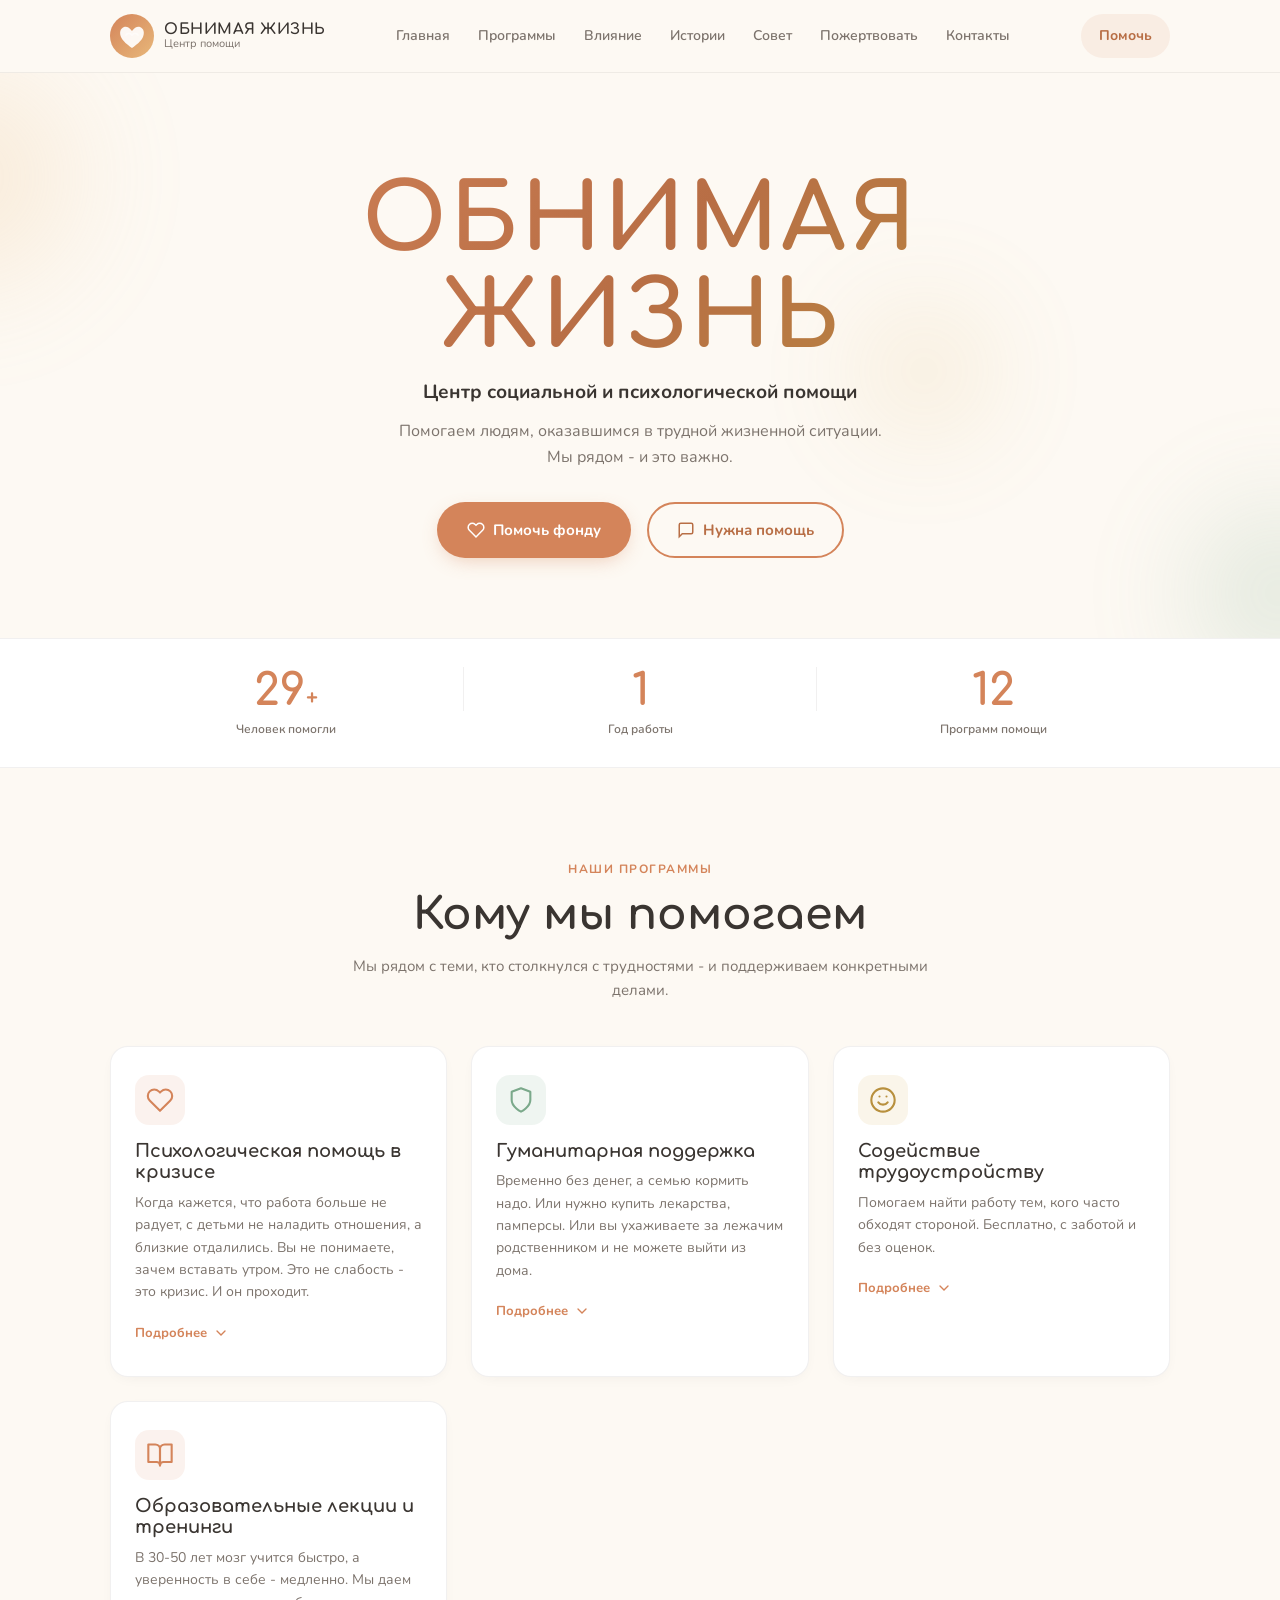
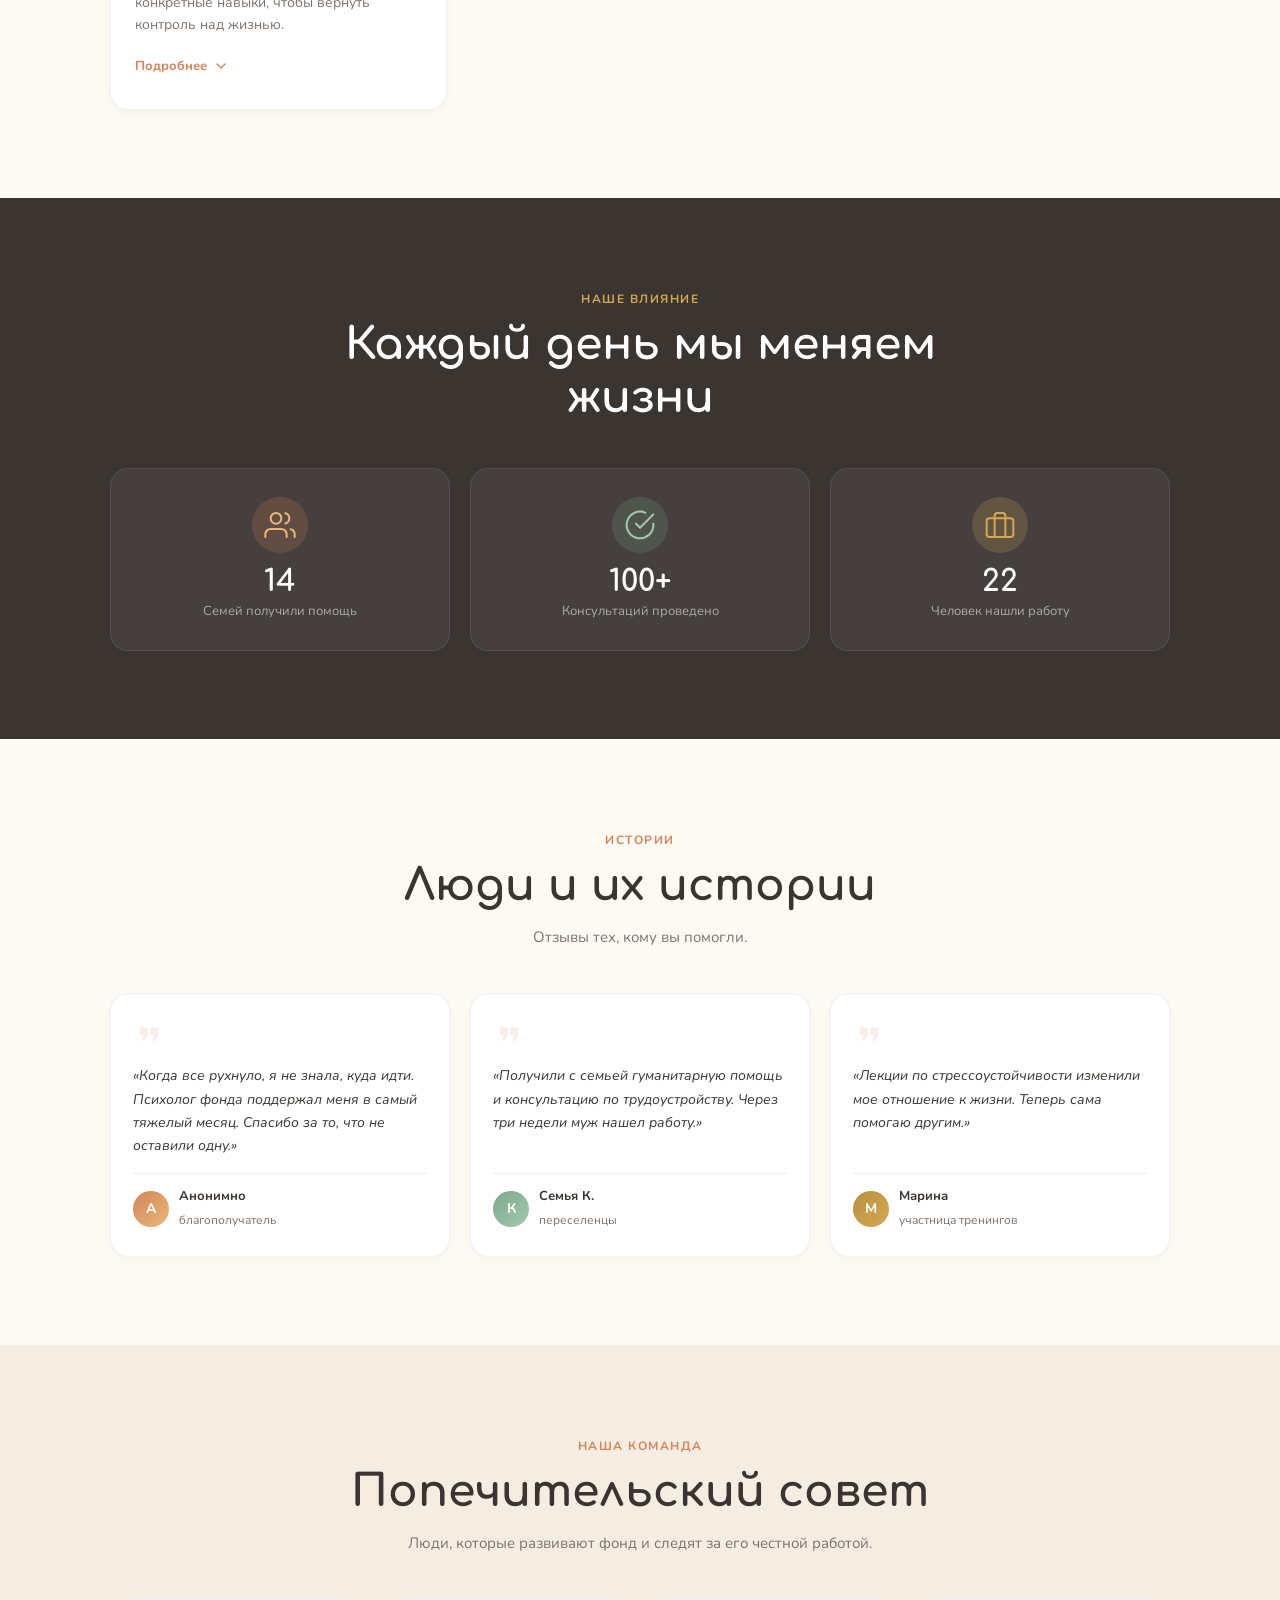
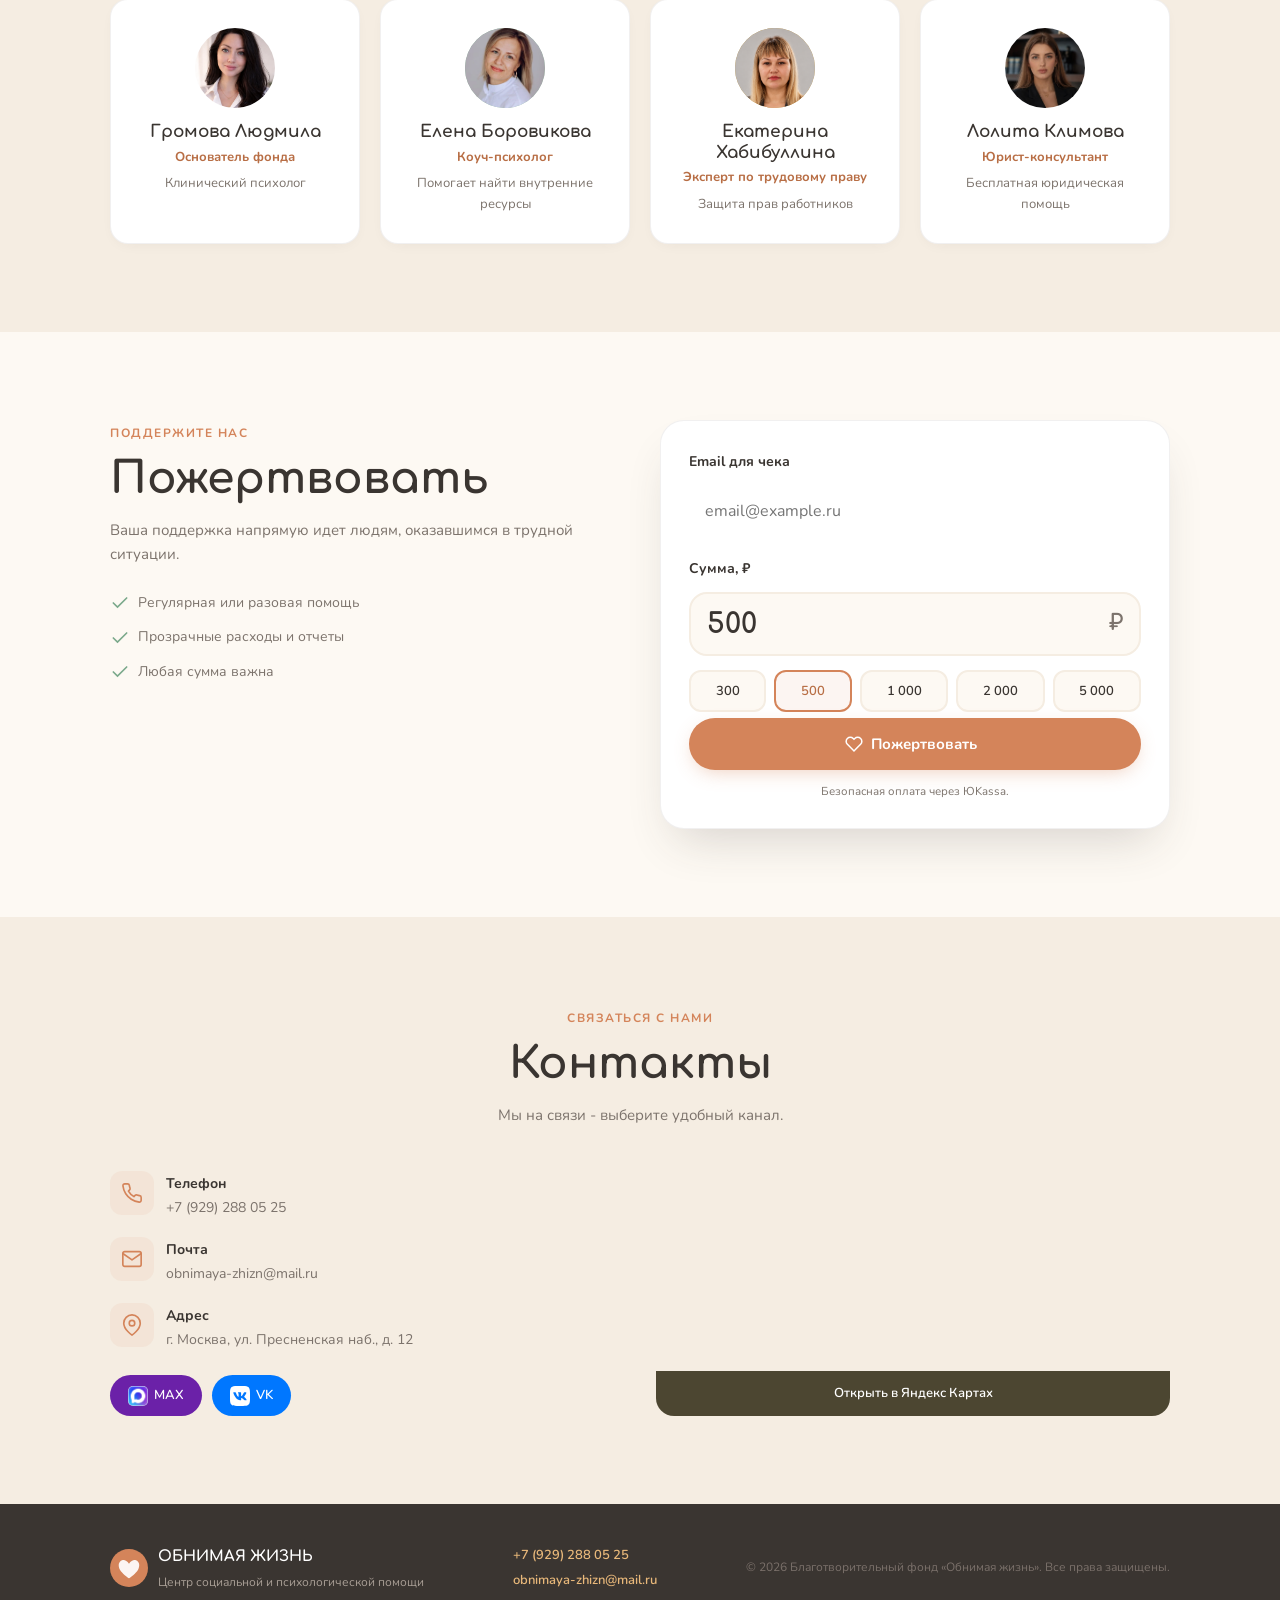
<file: index.html>
<!DOCTYPE html>
<html lang="ru">
<head>
  <meta charset="UTF-8" />
  <meta name="viewport" content="width=device-width, initial-scale=1.0" />
  <meta name="color-scheme" content="light" />
  <title>Благотворительный фонд «Обнимая жизнь» — помощь людям</title>
  <meta name="description" content="Благотворительный фонд «Обнимая жизнь» в Москве: социальная и психологическая помощь людям и семьям в трудной жизненной ситуации." />
  <meta name="robots" content="index, follow, max-image-preview:large" />
  <meta name="theme-color" content="#D4845A" />
  <meta name="author" content="Благотворительный фонд «Обнимая жизнь»" />
  <link rel="canonical" href="https://obnimaya-zhizn.ru/" />
  <link rel="icon" href="https://obnimaya-zhizn.ru/favicon.svg" type="image/svg+xml" />
  <link rel="apple-touch-icon" href="logo-obnimaya-zhizn-round-white.png" />
  <link rel="manifest" href="site.webmanifest" />

  <meta property="og:locale" content="ru_RU" />
  <meta property="og:type" content="website" />
  <meta property="og:site_name" content="Обнимая жизнь" />
  <meta property="og:title" content="Благотворительный фонд «Обнимая жизнь»" />
  <meta property="og:description" content="Помогаем людям и семьям, оказавшимся в трудной жизненной ситуации." />
  <meta property="og:url" content="https://obnimaya-zhizn.ru/" />
  <meta property="og:image" content="https://obnimaya-zhizn.ru/logo-obnimaya-zhizn-round-white.png" />
  <meta property="og:image:alt" content="Логотип благотворительного фонда «Обнимая жизнь»" />
  <meta name="twitter:card" content="summary" />
  <meta name="twitter:title" content="Благотворительный фонд «Обнимая жизнь»" />
  <meta name="twitter:description" content="Социальная и психологическая помощь людям и семьям." />
  <meta name="twitter:image" content="https://obnimaya-zhizn.ru/logo-obnimaya-zhizn-round-white.png" />

  <script type="application/ld+json">
  {
    "@context": "https://schema.org",
    "@type": "NGO",
    "name": "Благотворительный фонд «Обнимая жизнь»",
    "alternateName": "Обнимая жизнь",
    "url": "https://obnimaya-zhizn.ru/",
    "logo": "https://obnimaya-zhizn.ru/logo-obnimaya-zhizn-round-white.png",
    "image": "https://obnimaya-zhizn.ru/logo-obnimaya-zhizn-round-white.png",
    "description": "Социальная и психологическая помощь людям и семьям в трудной жизненной ситуации.",
    "telephone": "+7-929-288-05-25",
    "email": "obnimaya-zhizn@mail.ru",
    "address": {
      "@type": "PostalAddress",
      "streetAddress": "Пресненская набережная, 12",
      "addressLocality": "Москва",
      "addressCountry": "RU"
    },
    "sameAs": [
      "https://vk.ru/club240434525",
      "https://max.ru/join/v4LMrbzJPPnN_mNeuVqZyB0vlKlKjBql6FfczcVrLTQ"
    ]
  }
  </script>
  <link rel="preconnect" href="https://fonts.googleapis.com" />
  <link rel="preconnect" href="https://fonts.gstatic.com" crossorigin />
  <link href="https://fonts.googleapis.com/css2?family=Nunito:wght@400;500;600;700;800&family=Comfortaa:wght@400;500;600;700&display=swap" rel="stylesheet" />
  <link rel="stylesheet" href="styles.css" />
</head>
<body>

  <a href="#main-content" class="skip-link">Перейти к основному содержимому</a>

  <div class="scroll-progress" id="scrollProgress"></div>

  <header class="site-header" id="siteHeader">
    <div class="container header-inner">
      <a href="#home" class="brand" aria-label="Обнимая жизнь - на главную">
        <svg class="brand-logo" viewBox="0 0 44 44" width="44" height="44" aria-hidden="true" focusable="false">
          <defs>
            <linearGradient id="logoGrad" x1="0%" y1="0%" x2="100%" y2="100%">
              <stop offset="0%" stop-color="#D4845A"/>
              <stop offset="100%" stop-color="#E8B87A"/>
            </linearGradient>
          </defs>
          <circle cx="22" cy="22" r="22" fill="url(#logoGrad)"/>
          <path d="M22 34c-1.5-1-8-5.5-10.5-10C9 19 10 14.5 14 13c2.5-1 5.5.5 8 4 2.5-3.5 5.5-5 8-4 4 1.5 5 6 2.5 11C30 28.5 23.5 33 22 34z" fill="#fff" fill-opacity=".92"/>
          <path d="M16 21c1.5-2 3.5-2.5 6 0 2.5-2.5 4.5-2 6 0" stroke="#fff" stroke-width="1.8" fill="none" stroke-linecap="round" opacity=".5"/>
        </svg>
        <span class="brand-text">
          <strong>ОБНИМАЯ ЖИЗНЬ</strong>
          <small>Центр помощи</small>
        </span>
      </a>

      <nav class="nav" id="nav">
        <a href="#home">Главная</a>
        <a href="#programs">Программы</a>
        <a href="#impact">Влияние</a>
        <a href="#reviews">Истории</a>
        <a href="#council">Совет</a>
        <a href="#donate">Пожертвовать</a>
        <a href="#contacts">Контакты</a>
      </nav>

      <div class="header-actions">
        <a href="#donate" class="btn btn-ghost">Помочь</a>
        <button class="nav-toggle" id="navToggle" aria-label="Открыть меню навигации">
          <svg width="24" height="24" viewBox="0 0 24 24" fill="none" stroke="currentColor" stroke-width="2" stroke-linecap="round" aria-hidden="true" focusable="false"><line x1="3" y1="6" x2="21" y2="6"/><line x1="3" y1="12" x2="21" y2="12"/><line x1="3" y1="18" x2="21" y2="18"/></svg>
        </button>
      </div>
    </div>
  </header>

  <main id="main-content">

    <!-- HERO -->
    <section class="hero" id="home">
      <div class="hero-bg">
        <div class="blob blob-1" aria-hidden="true"></div>
        <div class="blob blob-2" aria-hidden="true"></div>
        <div class="blob blob-3" aria-hidden="true"></div>
      </div>
      <div class="container hero-inner">
        <h1 class="hero-title">ОБНИМАЯ<br/>ЖИЗНЬ</h1>
        <p class="hero-sub">Центр социальной и психологической помощи</p>
        <p class="hero-desc">Помогаем людям, оказавшимся в трудной жизненной ситуации.<br/>Мы рядом - и это важно.</p>
        <div class="hero-buttons">
          <a href="#donate" class="btn btn-primary btn-lg">
            <svg width="18" height="18" viewBox="0 0 24 24" fill="none" stroke="currentColor" stroke-width="2" stroke-linecap="round" aria-hidden="true" focusable="false"><path d="M20.84 4.61a5.5 5.5 0 0 0-7.78 0L12 5.67l-1.06-1.06a5.5 5.5 0 0 0-7.78 7.78l1.06 1.06L12 21.23l7.78-7.78 1.06-1.06a5.5 5.5 0 0 0 0-7.78z"/></svg>
            Помочь фонду
          </a>
          <button class="btn btn-outline btn-lg" id="needHelpBtn">
            <svg width="18" height="18" viewBox="0 0 24 24" fill="none" stroke="currentColor" stroke-width="2" stroke-linecap="round" aria-hidden="true" focusable="false"><path d="M21 15a2 2 0 0 1-2 2H7l-4 4V5a2 2 0 0 1 2-2h14a2 2 0 0 1 2 2z"/></svg>
            Нужна помощь
          </button>
        </div>
      </div>
    </section>

    <!-- STATS -->
    <section class="stats-bar">
      <div class="container stats-inner">
        <div class="stat reveal">
          <span class="stat-value">
            <span class="stat-num" data-target="29">0</span>
            <span class="stat-plus">+</span>
          </span>
          <span class="stat-label">Человек помогли</span>
        </div>
        <div class="stat-divider" aria-hidden="true"></div>
        <div class="stat reveal">
          <span class="stat-num" data-target="1">0</span>
          <span class="stat-label">Год работы</span>
        </div>
        <div class="stat-divider" aria-hidden="true"></div>
        <div class="stat reveal">
          <span class="stat-num" data-target="12">0</span>
          <span class="stat-label">Программ помощи</span>
        </div>
      </div>
    </section>

    <!-- PROGRAMS -->
    <section class="section" id="programs">
      <div class="container">
        <div class="section-head reveal">
          <span class="section-tag">Наши программы</span>
          <h2 class="section-title">Кому мы помогаем</h2>
          <p class="section-lead">Мы рядом с теми, кто столкнулся с трудностями - и поддерживаем конкретными делами.</p>
        </div>
        <div class="cards-grid">

          <!-- Card 1 -->
          <article class="card reveal">
            <div class="card-icon">
              <svg viewBox="0 0 24 24" width="28" height="28" fill="none" stroke="currentColor" stroke-width="1.8" stroke-linecap="round" stroke-linejoin="round" aria-hidden="true" focusable="false"><path d="M20.84 4.61a5.5 5.5 0 0 0-7.78 0L12 5.67l-1.06-1.06a5.5 5.5 0 0 0-7.78 7.78l1.06 1.06L12 21.23l7.78-7.78 1.06-1.06a5.5 5.5 0 0 0 0-7.78z"/></svg>
            </div>
            <h3>Психологическая помощь в кризисе</h3>
            <p>Когда кажется, что работа больше не радует, с детьми не наладить отношения, а близкие отдалились. Вы не понимаете, зачем вставать утром. Это не слабость - это кризис. И он проходит.</p>
            <div class="card-expand" id="expand1">
              <p>Это не лень и не придумки. Это настоящий момент, когда нужна поддержка. Мы бесплатно консультируем дистанционно - просто напишите нам.</p>
              <p>Наши психологи работают с людьми, которые пережили катастрофы, конфликты, потеряли близких или просто зашли в тупик. Без суждений, без лишних вопросов.</p>
            </div>
            <button class="card-toggle" data-target="expand1" aria-expanded="false" aria-controls="expand1">
              <span class="toggle-text">Подробнее</span>
              <svg class="toggle-icon" width="16" height="16" viewBox="0 0 24 24" fill="none" stroke="currentColor" stroke-width="2" stroke-linecap="round" aria-hidden="true" focusable="false"><polyline points="6 9 12 15 18 9"/></svg>
            </button>
          </article>

          <!-- Card 2 -->
          <article class="card reveal">
            <div class="card-icon card-icon--green">
              <svg viewBox="0 0 24 24" width="28" height="28" fill="none" stroke="currentColor" stroke-width="1.8" stroke-linecap="round" stroke-linejoin="round" aria-hidden="true" focusable="false"><path d="M12 22s8-4 8-10V5l-8-3-8 3v7c0 6 8 10 8 10z"/></svg>
            </div>
            <h3>Гуманитарная поддержка</h3>
            <p>Временно без денег, а семью кормить надо. Или нужно купить лекарства, памперсы. Или вы ухаживаете за лежачим родственником и не можете выйти из дома.</p>
            <div class="card-expand" id="expand2">
              <p>Переехали в другой город без вещей? Мы не будем спрашивать почему. Просто дадим всё, что нужно.</p>
              <p>Продукты, вещи, средства гигиены - всё это мы собираем и передаём семьям, инвалидам, пенсионерам и переселенцам. Быстро и без бюрократии.</p>
            </div>
            <button class="card-toggle" data-target="expand2" aria-expanded="false" aria-controls="expand2">
              <span class="toggle-text">Подробнее</span>
              <svg class="toggle-icon" width="16" height="16" viewBox="0 0 24 24" fill="none" stroke="currentColor" stroke-width="2" stroke-linecap="round" aria-hidden="true" focusable="false"><polyline points="6 9 12 15 18 9"/></svg>
            </button>
          </article>

          <!-- Card 3 -->
          <article class="card reveal">
            <div class="card-icon card-icon--amber">
              <svg viewBox="0 0 24 24" width="28" height="28" fill="none" stroke="currentColor" stroke-width="1.8" stroke-linecap="round" stroke-linejoin="round" aria-hidden="true" focusable="false"><circle cx="12" cy="12" r="10"/><path d="M8 14s1.5 2 4 2 4-2 4-2"/><line x1="9" y1="9" x2="9.01" y2="9"/><line x1="15" y1="9" x2="15.01" y2="9"/></svg>
            </div>
            <h3>Содействие трудоустройству</h3>
            <p>Помогаем найти работу тем, кого часто обходят стороной. Бесплатно, с заботой и без оценок.</p>
            <div class="card-expand" id="expand3">
              <p><strong>Карьерная консультация (онлайн, 1 час):</strong> Разберемся, куда вас реально возьмут с вашим опытом. Даже если кажется, что он никому не нужен.</p>
              <p><strong>Резюме, которое работает:</strong> Напишем так, чтобы акцент был на результат, а не на годы. Скроем возраст, перерывы, отсутствие диплома.</p>
              <p><strong>Подготовка к собеседованию:</strong> Потренируемся ответить на сложные вопросы: "Почему ушли?", "Вам не много лет?" Учим отвечать с достоинством.</p>
              <p><strong>Работодатели, которые ждут:</strong> Компании, берущие людей 40+, с инвалидностью, мам в декрете. Ваше резюме увидят первым.</p>
              <p><strong>Проверка трудового договора:</strong> Перед подписанием покажите нам - проверим, нет ли ловушек или заниженной оплаты.</p>
            </div>
            <button class="card-toggle" data-target="expand3" aria-expanded="false" aria-controls="expand3">
              <span class="toggle-text">Подробнее</span>
              <svg class="toggle-icon" width="16" height="16" viewBox="0 0 24 24" fill="none" stroke="currentColor" stroke-width="2" stroke-linecap="round" aria-hidden="true" focusable="false"><polyline points="6 9 12 15 18 9"/></svg>
            </button>
          </article>

          <!-- Card 4 -->
          <article class="card card--wide reveal">
            <div class="card-icon">
              <svg viewBox="0 0 24 24" width="28" height="28" fill="none" stroke="currentColor" stroke-width="1.8" stroke-linecap="round" stroke-linejoin="round" aria-hidden="true" focusable="false"><path d="M2 3h6a4 4 0 0 1 4 4v14a3 3 0 0 0-3-3H2z"/><path d="M22 3h-6a4 4 0 0 0-4 4v14a3 3 0 0 1 3-3h7z"/></svg>
            </div>
            <h3>Образовательные лекции и тренинги</h3>
            <p>В 30-50 лет мозг учится быстро, а уверенность в себе - медленно. Мы даем конкретные навыки, чтобы вернуть контроль над жизнью.</p>
            <div class="card-expand" id="expand4">
              <p>Все бесплатно. В записи - можно смотреть ночью, когда не спится. Стрессоустойчивость, самопомощь, здоровье, закон - все, что нужно, чтобы вернуться к жизни.</p>
            </div>
            <button class="card-toggle" data-target="expand4" aria-expanded="false" aria-controls="expand4">
              <span class="toggle-text">Подробнее</span>
              <svg class="toggle-icon" width="16" height="16" viewBox="0 0 24 24" fill="none" stroke="currentColor" stroke-width="2" stroke-linecap="round" aria-hidden="true" focusable="false"><polyline points="6 9 12 15 18 9"/></svg>
            </button>
          </article>

        </div>
      </div>
    </section>

    <!-- IMPACT -->
    <section class="section section--dark" id="impact">
      <div class="container">
        <div class="section-head reveal">
          <span class="section-tag section-tag--light">Наше влияние</span>
          <h2 class="section-title section-title--light">Каждый день мы меняем жизни</h2>
        </div>
        <div class="impact-grid">
          <div class="impact-card reveal">
            <div class="impact-icon">
              <svg viewBox="0 0 24 24" width="32" height="32" fill="none" stroke="currentColor" stroke-width="1.5" stroke-linecap="round" stroke-linejoin="round" aria-hidden="true" focusable="false"><path d="M17 21v-2a4 4 0 0 0-4-4H5a4 4 0 0 0-4 4v2"/><circle cx="9" cy="7" r="4"/><path d="M23 21v-2a4 4 0 0 0-3-3.87"/><path d="M16 3.13a4 4 0 0 1 0 7.75"/></svg>
            </div>
            <h3>14</h3>
            <p>Семей получили помощь</p>
          </div>
          <div class="impact-card reveal">
            <div class="impact-icon impact-icon--green">
              <svg viewBox="0 0 24 24" width="32" height="32" fill="none" stroke="currentColor" stroke-width="1.5" stroke-linecap="round" stroke-linejoin="round" aria-hidden="true" focusable="false"><path d="M22 11.08V12a10 10 0 1 1-5.93-9.14"/><polyline points="22 4 12 14.01 9 11.01"/></svg>
            </div>
            <h3>100+</h3>
            <p>Консультаций проведено</p>
          </div>
          <div class="impact-card reveal">
            <div class="impact-icon impact-icon--amber">
              <svg viewBox="0 0 24 24" width="32" height="32" fill="none" stroke="currentColor" stroke-width="1.5" stroke-linecap="round" stroke-linejoin="round" aria-hidden="true" focusable="false"><rect x="2" y="7" width="20" height="14" rx="2" ry="2"/><path d="M16 21V5a2 2 0 0 0-2-2h-4a2 2 0 0 0-2 2v16"/></svg>
            </div>
            <h3>22</h3>
            <p>Человек нашли работу</p>
          </div>
        </div>
      </div>
    </section>

    <!-- REVIEWS -->
    <section class="section" id="reviews">
      <div class="container">
        <div class="section-head reveal">
          <span class="section-tag">Истории</span>
          <h2 class="section-title">Люди и их истории</h2>
          <p class="section-lead">Отзывы тех, кому вы помогли.</p>
        </div>
        <div class="reviews-grid">
          <blockquote class="review reveal">
            <div class="review-quote" aria-hidden="true">
              <svg viewBox="0 0 24 24" width="32" height="32" fill="currentColor" opacity=".12" focusable="false"><path d="M6 17h3l2-4V7H5v6h3zm8 0h3l2-4V7h-6v6h3z"/></svg>
            </div>
            <p>«Когда все рухнуло, я не знала, куда идти. Психолог фонда поддержал меня в самый тяжелый месяц. Спасибо за то, что не оставили одну.»</p>
            <footer>
              <div class="review-avatar" aria-hidden="true">А</div>
              <div>
                <strong>Анонимно</strong>
                <span>благополучатель</span>
              </div>
            </footer>
          </blockquote>
          <blockquote class="review reveal">
            <div class="review-quote" aria-hidden="true">
              <svg viewBox="0 0 24 24" width="32" height="32" fill="currentColor" opacity=".12" focusable="false"><path d="M6 17h3l2-4V7H5v6h3zm8 0h3l2-4V7h-6v6h3z"/></svg>
            </div>
            <p>«Получили с семьей гуманитарную помощь и консультацию по трудоустройству. Через три недели муж нашел работу.»</p>
            <footer>
              <div class="review-avatar review-avatar--green" aria-hidden="true">К</div>
              <div>
                <strong>Семья К.</strong>
                <span>переселенцы</span>
              </div>
            </footer>
          </blockquote>
          <blockquote class="review reveal">
            <div class="review-quote" aria-hidden="true">
              <svg viewBox="0 0 24 24" width="32" height="32" fill="currentColor" opacity=".12" focusable="false"><path d="M6 17h3l2-4V7H5v6h3zm8 0h3l2-4V7h-6v6h3z"/></svg>
            </div>
            <p>«Лекции по стрессоустойчивости изменили мое отношение к жизни. Теперь сама помогаю другим.»</p>
            <footer>
              <div class="review-avatar review-avatar--amber" aria-hidden="true">М</div>
              <div>
                <strong>Марина</strong>
                <span>участница тренингов</span>
              </div>
            </footer>
          </blockquote>
        </div>
      </div>
    </section>

    <!-- COUNCIL -->
    <section class="section section--cream" id="council">
      <div class="container">
        <div class="section-head reveal">
          <span class="section-tag">Наша команда</span>
          <h2 class="section-title">Попечительский совет</h2>
          <p class="section-lead">Люди, которые развивают фонд и следят за его честной работой.</p>
        </div>
        <div class="team-grid">
          <article class="member reveal">
            <div class="member-avatar av-1">
              <img src="Людимила громова.webp" alt="Громова Людмила" loading="lazy" />
            </div>
            <h3>Громова Людмила</h3>
            <p class="member-role">Основатель фонда</p>
            <p class="member-desc">Клинический психолог</p>
          </article>
          <article class="member reveal">
            <div class="member-avatar av-2">
              <img src="елена боровикава.webp" alt="Елена Боровикова" loading="lazy" />
            </div>
            <h3>Елена Боровикова</h3>
            <p class="member-role">Коуч-психолог</p>
            <p class="member-desc">Помогает найти внутренние ресурсы</p>
          </article>
          <article class="member reveal">
            <div class="member-avatar av-3">
              <img src="екатерина.png" alt="Екатерина Хабибуллина" loading="lazy" />
            </div>
            <h3>Екатерина Хабибуллина</h3>
            <p class="member-role">Эксперт по трудовому праву</p>
            <p class="member-desc">Защита прав работников</p>
          </article>
          <article class="member reveal">
            <div class="member-avatar av-4">
              <img src="лолита.jpg" alt="Лолита Климова" loading="lazy" />
            </div>
            <h3>Лолита Климова</h3>
            <p class="member-role">Юрист-консультант</p>
            <p class="member-desc">Бесплатная юридическая помощь</p>
          </article>
        </div>
      </div>
    </section>

    <!-- DONATE -->
    <section class="section" id="donate">
      <div class="container donate-wrap">
        <div class="donate-info reveal">
          <span class="section-tag">Поддержите нас</span>
          <h2 class="section-title">Пожертвовать</h2>
          <p class="section-lead">Ваша поддержка напрямую идет людям, оказавшимся в трудной ситуации.</p>
          <ul class="donate-points">
            <li>
              <svg width="20" height="20" viewBox="0 0 24 24" fill="none" stroke="currentColor" stroke-width="2" stroke-linecap="round" aria-hidden="true" focusable="false"><polyline points="20 6 9 17 4 12"/></svg>
              Регулярная или разовая помощь
            </li>
            <li>
              <svg width="20" height="20" viewBox="0 0 24 24" fill="none" stroke="currentColor" stroke-width="2" stroke-linecap="round" aria-hidden="true" focusable="false"><polyline points="20 6 9 17 4 12"/></svg>
              Прозрачные расходы и отчеты
            </li>
            <li>
              <svg width="20" height="20" viewBox="0 0 24 24" fill="none" stroke="currentColor" stroke-width="2" stroke-linecap="round" aria-hidden="true" focusable="false"><polyline points="20 6 9 17 4 12"/></svg>
              Любая сумма важна
            </li>
          </ul>
        </div>
        <form class="donate-card reveal yoomoney-payment-form" id="donateForm" action="https://yookassa.ru/integration/simplepay/payment" method="post" accept-charset="utf-8">
          <input name="customerNumber" type="hidden" value="Благотворительное пожертвование" />
          <input name="shopId" type="hidden" value="1381396" />
          <input name="sumEqualPrice" type="hidden" value="true" />
          <input name="ym_merchant_receipt" type="hidden" value="" />
          <div class="ym-products" hidden>
            <div class="ym-product">
              <div class="ym-product-line">
                <span class="ym-product-description"><span class="ym-product-count">1×</span>Благотворительное пожертвование</span>
                <span class="ym-product-price" data-price="500.00" data-id="859" data-count="1">500,00 ₽</span>
              </div>
              <input disabled type="hidden" name="text" value="Благотворительное пожертвование" />
              <input disabled type="hidden" name="price" value="500.00" />
              <input disabled type="hidden" name="quantity" value="1" />
              <input disabled type="hidden" name="paymentSubjectType" value="another" />
              <input disabled type="hidden" name="paymentMethodType" value="full_payment" />
              <input disabled type="hidden" name="tax" value="1" />
            </div>
          </div>
          <label class="donate-label" for="receiptContact">Email для чека</label>
          <input class="donate-contact ym-input" id="receiptContact" name="email" type="email" placeholder="email@example.ru" autocomplete="email" required />
          <label class="donate-label" for="amount">Сумма, ₽</label>
          <div class="amount-field ym-input-icon-rub">
            <input type="number" id="amount" name="sum" class="ym-input ym-sum-input ym-required-input" min="50" step="any" value="500" inputmode="decimal" autocomplete="off" required />
            <span class="rub">₽</span>
          </div>
          <div class="presets" id="presets">
            <button type="button" data-amount="300">300</button>
            <button type="button" data-amount="500" class="active">500</button>
            <button type="button" data-amount="1000">1 000</button>
            <button type="button" data-amount="2000">2 000</button>
            <button type="button" data-amount="5000">5 000</button>
          </div>
          <button type="submit" data-text="Пожертвовать" class="btn btn-primary btn-block btn-lg ym-btn-pay ym-result-price">
            <svg width="18" height="18" viewBox="0 0 24 24" fill="none" stroke="currentColor" stroke-width="2" stroke-linecap="round" aria-hidden="true" focusable="false"><path d="M20.84 4.61a5.5 5.5 0 0 0-7.78 0L12 5.67l-1.06-1.06a5.5 5.5 0 0 0-7.78 7.78l1.06 1.06L12 21.23l7.78-7.78 1.06-1.06a5.5 5.5 0 0 0 0-7.78z"/></svg>
            <span class="ym-text-crop">Пожертвовать</span>
            <span class="ym-price-output"></span>
          </button>
          <p class="donate-note">Безопасная оплата через ЮKassa.</p>
        </form>
      </div>
    </section>

    <!-- CONTACTS -->
    <section class="section section--cream" id="contacts">
      <div class="container">
        <div class="section-head reveal">
          <span class="section-tag">Связаться с нами</span>
          <h2 class="section-title">Контакты</h2>
          <p class="section-lead">Мы на связи - выберите удобный канал.</p>
        </div>
        <div class="contacts-wrap">
          <div class="contacts-info reveal">
            <div class="contact-row">
              <div class="contact-ic">
                <svg viewBox="0 0 24 24" width="22" height="22" fill="none" stroke="currentColor" stroke-width="1.8" stroke-linecap="round" stroke-linejoin="round" aria-hidden="true" focusable="false"><path d="M22 16.92v3a2 2 0 0 1-2.18 2 19.79 19.79 0 0 1-8.63-3.07 19.5 19.5 0 0 1-6-6 19.79 19.79 0 0 1-3.07-8.67A2 2 0 0 1 4.11 2h3a2 2 0 0 1 2 1.72 12.84 12.84 0 0 0 .7 2.81 2 2 0 0 1-.45 2.11L8.09 9.91a16 16 0 0 0 6 6l1.27-1.27a2 2 0 0 1 2.11-.45 12.84 12.84 0 0 0 2.81.7A2 2 0 0 1 22 16.92z"/></svg>
              </div>
              <div>
                <strong>Телефон</strong>
                <p><a href="tel:+79292880525">+7 (929) 288 05 25</a></p>
              </div>
            </div>
            <div class="contact-row">
              <div class="contact-ic">
                <svg viewBox="0 0 24 24" width="22" height="22" fill="none" stroke="currentColor" stroke-width="1.8" stroke-linecap="round" stroke-linejoin="round" aria-hidden="true" focusable="false"><path d="M4 4h16c1.1 0 2 .9 2 2v12c0 1.1-.9 2-2 2H4c-1.1 0-2-.9-2-2V6c0-1.1.9-2 2-2z"/><polyline points="22,6 12,13 2,6"/></svg>
              </div>
              <div>
                <strong>Почта</strong>
                <p><a href="mailto:obnimaya-zhizn@mail.ru">obnimaya-zhizn@mail.ru</a></p>
              </div>
            </div>
            <div class="contact-row">
              <div class="contact-ic">
                <svg viewBox="0 0 24 24" width="22" height="22" fill="none" stroke="currentColor" stroke-width="1.8" stroke-linecap="round" stroke-linejoin="round" aria-hidden="true" focusable="false"><path d="M21 10c0 7-9 13-9 13s-9-6-9-13a9 9 0 0 1 18 0z"/><circle cx="12" cy="10" r="3"/></svg>
              </div>
              <div>
                <strong>Адрес</strong>
                <p>г. Москва, ул. Пресненская наб., д. 12</p>
              </div>
            </div>
            <div class="socials">
              <a href="https://max.ru/join/v4LMrbzJPPnN_mNeuVqZyB0vlKlKjBql6FfczcVrLTQ" class="social social-max" data-net="MAX" target="_blank" rel="noopener noreferrer" aria-label="Мы в MAX">
                <img class="max-icon max-icon--social" src="max-icon.png" alt="" aria-hidden="true" />
                MAX
              </a>
              <a href="https://vk.ru/club240434525" class="social social-vk" data-net="VK" target="_blank" rel="noopener noreferrer" aria-label="Мы во ВКонтакте">
                <svg viewBox="0 0 24 24" width="20" height="20" fill="currentColor" aria-hidden="true" focusable="false"><path d="M15.684 0H8.316C1.592 0 0 1.592 0 8.316v7.368C0 22.408 1.592 24 8.316 24h7.368C22.408 24 24 22.408 24 15.684V8.316C24 1.592 22.391 0 15.684 0zm3.692 17.123h-1.744c-.66 0-.864-.525-2.05-1.727-1.033-1-1.49-1.135-1.744-1.135-.356 0-.458.102-.458.593v1.575c0 .424-.135.678-1.253.678-1.846 0-3.896-1.118-5.335-3.202C4.624 10.857 4.03 8.57 4.03 8.096c0-.254.102-.491.593-.491h1.744c.44 0 .61.203.78.678.847 2.49 2.27 4.675 2.852 4.675.22 0 .322-.102.322-.66V9.721c-.068-1.186-.695-1.287-.695-1.71 0-.203.17-.407.44-.407h2.744c.373 0 .508.203.508.643v3.473c0 .372.17.508.271.508.22 0 .407-.136.813-.542 1.253-1.406 2.15-3.574 2.15-3.574.119-.254.322-.491.763-.491h1.744c.525 0 .644.27.525.643-.22 1.017-2.354 4.031-2.354 4.031-.186.305-.254.44 0 .78.186.254.796.779 1.203 1.253.745.847 1.32 1.558 1.473 2.05.17.49-.085.744-.576.744z"/></svg>
                VK
              </a>
            </div>
          </div>
          <div class="map-wrap reveal">
            <div class="map-link">
              <iframe src="https://yandex.ru/map-widget/v1/?ll=37.537434%2C55.749633&amp;z=16.63&amp;pt=37.537434%2C55.749633%2Cpm2rdl&amp;lang=ru_RU" width="100%" height="100%" style="border:0; border-radius: 16px;" allowfullscreen loading="lazy" referrerpolicy="no-referrer-when-downgrade" title="Интерактивная карта: Москва, Пресненская набережная, 12"></iframe>
              <a href="https://yandex.ru/maps/213/moscow/house/presnenskaya_naberezhnaya_12/Z04YcwRnTUYDQFtvfXt1eHpgZw==/?indoorLevel=1&amp;ll=37.537434%2C55.749633&amp;z=16.63" target="_blank" rel="noopener noreferrer" class="map-overlay" aria-label="Открыть адрес фонда на Яндекс Картах">Открыть в Яндекс Картах</a>
            </div>
          </div>
        </div>
      </div>
    </section>

  </main>

  <footer class="site-footer">
    <div class="container footer-inner">
      <div class="brand brand--footer">
        <svg class="brand-logo" viewBox="0 0 44 44" width="38" height="38" aria-hidden="true" focusable="false">
          <circle cx="22" cy="22" r="22" fill="#D4845A"/>
          <path d="M22 34c-1.5-1-8-5.5-10.5-10C9 19 10 14.5 14 13c2.5-1 5.5.5 8 4 2.5-3.5 5.5-5 8-4 4 1.5 5 6 2.5 11C30 28.5 23.5 33 22 34z" fill="#fff" fill-opacity=".92"/>
        </svg>
        <div>
          <strong>ОБНИМАЯ ЖИЗНЬ</strong>
          <p>Центр социальной и психологической помощи</p>
        </div>
      </div>
      <div class="footer-contacts">
        <a href="tel:+79292880525">+7 (929) 288 05 25</a>
        <a href="mailto:obnimaya-zhizn@mail.ru">obnimaya-zhizn@mail.ru</a>
      </div>
      <p class="footer-copy">© 2026 Благотворительный фонд «Обнимая жизнь». Все права защищены.</p>
    </div>
  </footer>

  <!-- MODAL -->
  <div class="modal" id="helpModal" aria-hidden="true">
    <div class="modal-backdrop" id="helpBackdrop"></div>
    <div class="modal-box" role="dialog" aria-modal="true" aria-labelledby="helpTitle">
      <button class="modal-close" id="helpClose" aria-label="Закрыть модальное окно">
        <svg width="20" height="20" viewBox="0 0 24 24" fill="none" stroke="currentColor" stroke-width="2" stroke-linecap="round" aria-hidden="true" focusable="false"><line x1="18" y1="6" x2="6" y2="18"/><line x1="6" y1="6" x2="18" y2="18"/></svg>
      </button>
      <h3 id="helpTitle">Куда вам удобнее написать?</h3>
      <p class="modal-sub">Выберите мессенджер - мы свяжемся с вами и поможем.</p>
      <div class="help-choices">
        <a href="https://max.ru/join/v4LMrbzJPPnN_mNeuVqZyB0vlKlKjBql6FfczcVrLTQ" class="help-choice" data-net="MAX" target="_blank" rel="noopener noreferrer">
          <span class="hc-ic hc-ic--max">
            <img class="max-icon max-icon--modal" src="max-icon.png" alt="" aria-hidden="true" />
          </span>
          <strong>MAX</strong>
        </a>
        <a href="https://vk.ru/club240434525" class="help-choice" data-net="VK" target="_blank" rel="noopener noreferrer">
          <span class="hc-ic hc-ic--vk">
            <svg viewBox="0 0 24 24" width="28" height="28" fill="currentColor" aria-hidden="true" focusable="false"><path d="M15.684 0H8.316C1.592 0 0 1.592 0 8.316v7.368C0 22.408 1.592 24 8.316 24h7.368C22.408 24 24 22.408 24 15.684V8.316C24 1.592 22.391 0 15.684 0zm3.692 17.123h-1.744c-.66 0-.864-.525-2.05-1.727-1.033-1-1.49-1.135-1.744-1.135-.356 0-.458.102-.458.593v1.575c0 .424-.135.678-1.253.678-1.846 0-3.896-1.118-5.335-3.202C4.624 10.857 4.03 8.57 4.03 8.096c0-.254.102-.491.593-.491h1.744c.44 0 .61.203.78.678.847 2.49 2.27 4.675 2.852 4.675.22 0 .322-.102.322-.66V9.721c-.068-1.186-.695-1.287-.695-1.71 0-.203.17-.407.44-.407h2.744c.373 0 .508.203.508.643v3.473c0 .372.17.508.271.508.22 0 .407-.136.813-.542 1.253-1.406 2.15-3.574 2.15-3.574.119-.254.322-.491.763-.491h1.744c.525 0 .644.27.525.643-.22 1.017-2.354 4.031-2.354 4.031-.186.305-.254.44 0 .78.186.254.796.779 1.203 1.253.745.847 1.32 1.558 1.473 2.05.17.49-.085.744-.576.744z"/></svg>
          </span>
          <strong>VK</strong>
        </a>
      </div>
      <p class="modal-note">Выберите удобный способ связи.</p>
    </div>
  </div>

  <script src="https://yookassa.ru/integration/simplepay/js/yookassa_construct_form.js?v=1.36.0"></script>
  <script src="script.js"></script>
</body>
</html>
</file>
<file: styles.css>
/* ========================================
   ОБНИМАЯ ЖИЗНЬ — Design v3 (Mobile-first)
   ======================================== */

:root {
  --warm: #D4845A;
  --warm-dark: #B86E45;
  --warm-light: #E8B87A;
  --green: #7BA98B;
  --green-dark: #5d8a6e;
  --amber: #D4A853;
  --amber-dark: #B8903E;
  --cream: #FDF9F3;
  --cream-2: #F5EDE2;
  --dark: #3A3531;
  --muted: #7c736c;
  --white: #FFFFFF;
  --border: rgba(58, 53, 49, .07);
  --shadow: 0 12px 32px -12px rgba(58, 53, 49, .15);
  --shadow-sm: 0 4px 16px -8px rgba(58, 53, 49, .1);
  --shadow-lg: 0 24px 48px -16px rgba(58, 53, 49, .2);
  --radius: 18px;
  --radius-sm: 12px;
  --radius-lg: 24px;
}

*, *::before, *::after { box-sizing: border-box; margin: 0; padding: 0; }
html { scroll-behavior: smooth; scroll-padding-top: 72px; }
body {
  font-family: 'Nunito', system-ui, sans-serif;
  color: var(--dark);
  background: var(--cream);
  line-height: 1.6;
  -webkit-font-smoothing: antialiased;
  overflow-x: hidden;
}
h1, h2, h3 { font-family: 'Comfortaa', 'Nunito', cursive; line-height: 1.2; font-weight: 700; }
a { color: inherit; text-decoration: none; }
img { max-width: 100%; display: block; }
button { font-family: inherit; }
.container { width: min(1100px, 90%); margin: 0 auto; }

/* Skip link */
.skip-link {
  position: absolute; top: -100%; left: 12px;
  background: var(--warm); color: #fff; padding: 10px 18px;
  border-radius: var(--radius-sm); font-weight: 700; z-index: 9999;
  transition: top .2s;
}
.skip-link:focus { top: 12px; }

/* Scroll progress */
.scroll-progress {
  position: fixed; top: 0; left: 0; height: 3px; width: 0%;
  background: linear-gradient(90deg, var(--warm), var(--amber));
  z-index: 1000;
}

/* ========================================
   Header
   ======================================== */
.site-header {
  position: sticky; top: 0; z-index: 900;
  background: rgba(253, 249, 243, .88);
  backdrop-filter: blur(12px);
  -webkit-backdrop-filter: blur(12px);
  border-bottom: 1px solid var(--border);
}
.site-header.shrink { box-shadow: var(--shadow-sm); }
.header-inner {
  display: flex; align-items: center; justify-content: space-between;
  padding: 14px 0;
}
.site-header.shrink .header-inner { padding: 9px 0; }

.brand { display: flex; align-items: center; gap: 10px; }
.brand-text { display: flex; flex-direction: column; line-height: 1.1; }
.brand-text strong { font-family: 'Comfortaa'; font-weight: 700; font-size: 15px; letter-spacing: .5px; }
.brand-text small { color: var(--muted); font-size: 11px; }

.nav { display: none; gap: 28px; }
.nav a {
  font-weight: 600; font-size: 14px; color: var(--muted);
  position: relative; padding: 4px 0;
  transition: color .25s;
}
.nav a::after {
  content: ""; position: absolute; left: 0; bottom: -2px; height: 2px; width: 0;
  background: var(--warm);
  transition: width .3s cubic-bezier(.4,0,.2,1);
}
.nav a:hover { color: var(--dark); }
.nav a:hover::after { width: 100%; }

.header-actions { display: flex; align-items: center; gap: 10px; }
.nav-toggle {
  display: flex; border: none; background: none;
  cursor: pointer; color: var(--dark); padding: 8px;
  border-radius: var(--radius-sm);
  transition: background .2s;
}
.nav-toggle:hover { background: var(--cream-2); }
.nav-toggle svg { display: block; }

/* ========================================
   Buttons
   ======================================== */
.btn {
  display: inline-flex; align-items: center; justify-content: center; gap: 8px;
  font-weight: 700; font-size: 14px;
  padding: 11px 22px; border-radius: 999px; cursor: pointer;
  border: 2px solid transparent;
  transition: transform .15s, box-shadow .2s, background .2s, color .2s;
}
.btn:active { transform: translateY(1px) scale(.97); }
.btn-lg { padding: 14px 28px; font-size: 15px; }
.btn-block { width: 100%; }
.btn-primary {
  background: var(--warm); color: #fff;
  box-shadow: 0 6px 20px -6px rgba(212, 132, 90, .45);
}
.btn-primary:hover {
  background: var(--warm-dark);
  box-shadow: 0 8px 24px -6px rgba(184, 110, 69, .55);
}
.btn-outline { background: transparent; border-color: var(--warm); color: var(--warm-dark); }
.btn-outline:hover { background: var(--warm); color: #fff; }
.btn-ghost { background: rgba(212, 132, 90, .1); color: var(--warm-dark); padding: 9px 16px; }
.btn-ghost:hover { background: rgba(212, 132, 90, .18); }

/* ========================================
   Hero
   ======================================== */
.hero {
  position: relative; overflow: hidden;
  padding: 80px 0 60px;
  text-align: center;
}
.hero-bg { position: absolute; inset: 0; z-index: 0; }
.blob {
  position: absolute; border-radius: 50%;
  filter: blur(50px); opacity: .28;
}
.blob-1 {
  width: 320px; height: 320px;
  background: radial-gradient(circle, var(--warm-light) 0%, transparent 70%);
  top: -10%; left: -15%;
  animation: floatBlob 12s ease-in-out infinite;
}
.blob-2 {
  width: 260px; height: 260px;
  background: radial-gradient(circle, var(--green) 0%, transparent 70%);
  bottom: -15%; right: -10%;
  animation: floatBlob 15s ease-in-out infinite reverse;
}
.blob-3 {
  width: 200px; height: 200px;
  background: radial-gradient(circle, var(--amber) 0%, transparent 70%);
  top: 35%; right: 20%; opacity: .2;
  animation: floatBlob 10s ease-in-out infinite 2s;
}
@keyframes floatBlob {
  0%, 100% { transform: translate(0, 0) scale(1); }
  33% { transform: translate(20px, -15px) scale(1.04); }
  66% { transform: translate(-15px, 10px) scale(.96); }
}
.hero-inner { position: relative; z-index: 1; }
.hero-title {
  font-size: clamp(40px, 11vw, 88px); font-weight: 700;
  letter-spacing: 3px; line-height: 1.05;
  background: linear-gradient(135deg, var(--warm) 0%, var(--warm-dark) 50%, var(--amber-dark) 100%);
  -webkit-background-clip: text; background-clip: text;
  -webkit-text-fill-color: transparent;
  animation: fadeInUp .7s ease both;
  text-shadow: none;
}
.hero-sub {
  font-family: 'Nunito'; font-weight: 700;
  font-size: clamp(15px, 2.5vw, 19px);
  color: var(--dark); margin-top: 10px;
  animation: fadeInUp .7s ease .15s both;
}
.hero-desc {
  max-width: 480px; margin: 12px auto 0;
  color: var(--muted); font-size: 15px; line-height: 1.6;
  animation: fadeInUp .7s ease .25s both;
}
.hero-buttons {
  display: flex; gap: 12px; flex-wrap: wrap; justify-content: center;
  margin-top: 32px;
  animation: fadeInUp .7s ease .35s both;
}
@keyframes fadeInUp {
  from { opacity: 0; transform: translateY(24px); }
  to { opacity: 1; transform: none; }
}

/* ========================================
   Stats
   ======================================== */
.stats-bar {
  background: var(--white);
  border-top: 1px solid var(--border);
  border-bottom: 1px solid var(--border);
  padding: 28px 0;
}
.stats-inner {
  display: flex; align-items: stretch; justify-content: center;
  gap: 0; flex-wrap: nowrap;
}
.stat { text-align: center; padding: 0 20px; flex: 1; }
.stat-num {
  font-family: 'Comfortaa'; font-size: 36px; font-weight: 700;
  color: var(--warm); line-height: 1.1;
}
.stat-value { display: inline-flex; align-items: baseline; justify-content: center; }
.stat-plus { font-family: 'Comfortaa'; font-size: 22px; font-weight: 700; color: var(--warm); line-height: 1; }
.stat-label { display: block; font-size: 12px; color: var(--muted); margin-top: 4px; font-weight: 600; }
.stat-divider { width: 1px; background: var(--border); align-self: stretch; }

/* ========================================
   Sections
   ======================================== */
.section { padding: 72px 0; }
.section--dark { background: var(--dark); color: #fff; }
.section--cream { background: var(--cream-2); }
.section-head { text-align: center; max-width: 600px; margin: 0 auto 44px; }
.section-tag {
  display: inline-block; font-size: 12px; font-weight: 700;
  color: var(--warm); text-transform: uppercase; letter-spacing: 1.5px;
  margin-bottom: 10px;
}
.section-tag--light { color: var(--amber); }
.section-title { font-size: clamp(26px, 5vw, 40px); }
.section-title--light { color: #fff; }
.section-lead { margin-top: 12px; color: var(--muted); font-size: 15px; line-height: 1.6; }
.section--dark .section-lead { color: rgba(255,255,255,.55); }

.reveal {
  opacity: 0; transform: translateY(30px);
  transition: opacity .6s cubic-bezier(.4,0,.2,1), transform .6s cubic-bezier(.4,0,.2,1);
}
.reveal.in { opacity: 1; transform: none; }

/* ========================================
   Cards + Expand
   ======================================== */
.cards-grid { display: grid; grid-template-columns: 1fr; gap: 20px; }
.card {
  background: var(--white); border-radius: var(--radius); padding: 28px 24px;
  box-shadow: var(--shadow-sm);
  border: 1px solid var(--border);
  transition: transform .3s ease, box-shadow .3s ease;
  position: relative; overflow: hidden;
}
.card::before {
  content: ""; position: absolute; top: 0; left: 0; right: 0; height: 3px;
  background: linear-gradient(90deg, var(--warm), var(--amber));
  opacity: 0; transition: opacity .3s;
}
.card:hover { transform: translateY(-3px); box-shadow: var(--shadow); }
.card:hover::before { opacity: 1; }
.card-icon {
  width: 50px; height: 50px; border-radius: 14px;
  display: grid; place-items: center;
  background: rgba(212, 132, 90, .1); color: var(--warm);
  margin-bottom: 16px;
}
.card-icon--green { background: rgba(123, 169, 139, .12); color: var(--green); }
.card-icon--amber { background: rgba(212, 168, 83, .12); color: var(--amber-dark); }
.card h3 { font-size: 18px; margin-bottom: 8px; }
.card p { color: var(--muted); font-size: 14px; line-height: 1.6; }

.card-expand {
  max-height: 0; overflow: hidden;
  transition: max-height .4s cubic-bezier(.4,0,.2,1), opacity .3s;
  opacity: 0;
}
.card-expand.open { max-height: 600px; opacity: 1; }
.card-expand p { margin-top: 10px; color: var(--muted); font-size: 14px; line-height: 1.6; }
.card-expand p:first-child { margin-top: 14px; }

.card-toggle {
  display: inline-flex; align-items: center; gap: 6px;
  margin-top: 14px; font-weight: 700; font-size: 13px; color: var(--warm);
  background: none; border: none; cursor: pointer;
  padding: 6px 0;
  transition: color .2s;
}
.card-toggle:hover { color: var(--warm-dark); }
.toggle-icon {
  transition: transform .3s ease;
}
.card-toggle[aria-expanded="true"] .toggle-icon { transform: rotate(180deg); }
.card-toggle[aria-expanded="true"] .toggle-text { content: "Свернуть"; }

/* ========================================
   Impact
   ======================================== */
.impact-grid { display: grid; grid-template-columns: 1fr; gap: 16px; }
.impact-card {
  background: rgba(255,255,255,.06); border-radius: var(--radius);
  padding: 28px 20px; text-align: center;
  border: 1px solid rgba(255,255,255,.08);
  transition: background .3s, transform .3s;
}
.impact-card:hover { background: rgba(255,255,255,.09); transform: translateY(-2px); }
.impact-icon {
  width: 56px; height: 56px; border-radius: 50%;
  display: grid; place-items: center; margin: 0 auto 12px;
  background: rgba(212, 132, 90, .2); color: var(--warm-light);
}
.impact-icon--green { background: rgba(123, 169, 139, .2); color: #A3C9B0; }
.impact-icon--amber { background: rgba(212, 168, 83, .2); color: var(--amber); }
.impact-card h3 {
  font-family: 'Comfortaa'; font-size: 30px; font-weight: 700;
  color: #fff; margin-bottom: 4px; line-height: 1.1;
}
.impact-card p { font-size: 13px; color: rgba(255,255,255,.55); line-height: 1.5; }

/* ========================================
   Reviews
   ======================================== */
.reviews-grid { display: grid; grid-template-columns: 1fr; gap: 16px; }
.review {
  background: var(--white); border-radius: var(--radius); padding: 24px 22px;
  box-shadow: var(--shadow-sm); position: relative;
  border: 1px solid var(--border);
  display: flex; flex-direction: column;
}
.review-quote { margin-bottom: 6px; color: var(--warm); }
.review p { font-size: 14px; color: var(--dark); line-height: 1.65; font-style: italic; flex: 1; }
.review footer {
  display: flex; align-items: center; gap: 10px;
  margin-top: 16px; padding-top: 12px; border-top: 1px solid var(--border);
}
.review-avatar {
  width: 36px; height: 36px; border-radius: 50%;
  display: grid; place-items: center;
  background: linear-gradient(135deg, var(--warm), var(--warm-light));
  color: #fff; font-weight: 700; font-size: 14px; flex-shrink: 0;
}
.review-avatar--green { background: linear-gradient(135deg, var(--green), #A3C9B0); }
.review-avatar--amber { background: linear-gradient(135deg, var(--amber-dark), var(--amber)); }
.review footer strong { display: block; font-size: 13px; }
.review footer span { font-size: 12px; color: var(--muted); }

/* ========================================
   Council
   ======================================== */
.team-grid { display: grid; grid-template-columns: 1fr; gap: 16px; }
.member {
  text-align: center; background: var(--white); border-radius: var(--radius);
  padding: 28px 20px; box-shadow: var(--shadow-sm);
  border: 1px solid var(--border);
}
.member-avatar {
  width: 80px; height: 80px; border-radius: 50%;
  display: grid; place-items: center; margin: 0 auto 14px;
  color: #fff; overflow: hidden;
}
.member-avatar img { width: 100%; height: 100%; display: block; object-fit: cover; object-position: center; }
.av-1 { background: linear-gradient(135deg, var(--warm), var(--warm-light)); }
.av-2 { background: linear-gradient(135deg, var(--green), #A3C9B0); }
.av-3 { background: linear-gradient(135deg, var(--amber-dark), var(--amber)); }
.av-4 { background: linear-gradient(135deg, #b07cc9, #d4a8e8); }
.member h3 { font-size: 17px; font-weight: 700; }
.member-role { color: var(--warm-dark); font-weight: 700; font-size: 13px; margin: 4px 0 6px; }
.member-desc { color: var(--muted); font-size: 13px; }

/* ========================================
   Donate
   ======================================== */
.donate-wrap { display: grid; grid-template-columns: 1fr; gap: 36px; }
.donate-points { list-style: none; margin: 20px 0 0; }
.donate-points li {
  display: flex; align-items: center; gap: 8px;
  padding: 6px 0; color: var(--muted); font-size: 14px;
}
.donate-points svg { color: var(--green); flex-shrink: 0; }

.donate-card {
  background: var(--white); border-radius: var(--radius-lg); padding: 28px;
  box-shadow: var(--shadow-lg);
  border: 1px solid var(--border);
}
.donate-contact {
  width: 100%;
  margin: 10px 0 18px;
  padding: 14px 16px;
  border: 1px solid var(--line);
  border-radius: 12px;
  background: #fff;
  color: var(--ink);
  font: inherit;
  outline: none;
  transition: border-color .2s ease, box-shadow .2s ease;
}
.donate-contact:focus {
  border-color: var(--warm);
  box-shadow: 0 0 0 3px rgba(212, 132, 90, .14);
}
.donate-label { font-weight: 700; font-size: 14px; }
.amount-field { position: relative; margin-top: 10px; }
.amount-field input {
  width: 100%; font-family: 'Comfortaa'; font-weight: 700; font-size: 28px;
  padding: 14px 50px 14px 16px;
  border: 2px solid var(--cream-2); border-radius: var(--radius);
  background: var(--cream); color: var(--dark); outline: none;
  transition: border-color .25s, box-shadow .25s;
}
.amount-field input:focus {
  border-color: var(--warm);
  box-shadow: 0 0 0 3px rgba(212, 132, 90, .12);
}
.rub {
  position: absolute; right: 18px; top: 50%; transform: translateY(-50%);
  font-size: 22px; color: var(--muted); font-weight: 700;
  font-family: 'Comfortaa';
}
.presets { display: flex; flex-wrap: wrap; gap: 8px; margin: 14px 0 6px; }
.presets button {
  flex: 1 1 auto; min-width: 56px; padding: 10px 6px;
  border-radius: var(--radius-sm); border: 2px solid var(--cream-2);
  background: var(--cream); font-weight: 600; font-size: 13px;
  cursor: pointer; color: var(--dark);
  transition: border-color .2s, background .2s, color .2s, transform .15s;
}
.presets button:hover, .presets button.active {
  border-color: var(--warm); background: rgba(212, 132, 90, .08); color: var(--warm-dark);
}
.presets button:active { transform: scale(.96); }
.donate-check {
  display: flex; align-items: center; gap: 8px;
  margin: 14px 0 18px; color: var(--muted); font-size: 14px; cursor: pointer;
}
.donate-check input { width: 16px; height: 16px; accent-color: var(--warm); }
.donate-note { margin-top: 12px; font-size: 11.5px; color: var(--muted); text-align: center; }

/* ========================================
   Contacts
   ======================================== */
.contacts-wrap { display: grid; grid-template-columns: 1fr; gap: 28px; }
.contacts-info { display: flex; flex-direction: column; gap: 18px; }
.contact-row { display: flex; gap: 12px; align-items: flex-start; }
.contact-ic {
  width: 44px; height: 44px; border-radius: 12px;
  display: grid; place-items: center;
  background: rgba(212, 132, 90, .08); color: var(--warm);
  flex-shrink: 0;
}
.contact-row strong { font-weight: 700; font-size: 14px; }
.contact-row p { color: var(--muted); font-size: 14px; }
.socials { display: flex; gap: 10px; margin-top: 6px; flex-wrap: wrap; }
.social {
  display: inline-flex; align-items: center; gap: 6px;
  padding: 10px 18px; border-radius: 999px;
  font-weight: 600; font-size: 13px; color: #fff;
  transition: transform .2s, filter .2s;
}
.social:hover { transform: translateY(-2px); filter: brightness(1.12); }
.social-max { background: #6B21A8; }
.social-vk { background: #0077FF; }
.max-icon { display: block; object-fit: cover; object-position: center; }
.max-icon--social { width: 20px; height: 20px; border-radius: 5px; }

.map-wrap { display: flex; }
.map-link {
  display: flex; flex-direction: column; position: relative;
  border-radius: var(--radius); overflow: hidden; flex: 1; min-height: 240px;
}
.map-link iframe { flex: 1; min-height: 240px; }
.map-overlay {
  position: absolute; bottom: 0; left: 0; right: 0;
  background: rgba(58, 53, 31, .9); color: #fff; text-align: center;
  padding: 12px; font-weight: 600; font-size: 13px;
  transition: background .25s;
}
.map-link:hover .map-overlay { background: var(--warm); }

/* ========================================
   Footer
   ======================================== */
.site-footer { background: var(--dark); color: #efe7df; padding: 40px 0 32px; }
.footer-inner {
  display: flex; flex-direction: column; align-items: center;
  gap: 16px; text-align: center;
}
.brand--footer { color: #fff; }
.brand--footer strong { color: #fff; font-family: 'Comfortaa'; font-size: 15px; }
.brand--footer p { color: #a89e95; font-size: 12px; margin-top: 3px; }
.footer-contacts { display: flex; flex-direction: column; gap: 4px; }
.footer-contacts a { color: var(--warm-light); font-size: 13px; font-weight: 600; }
.footer-copy { font-size: 12px; color: #7a706a; }

/* ========================================
   Modal
   ======================================== */
.modal { position: fixed; inset: 0; z-index: 1100; display: none; }
.modal.open { display: block; }
.modal-backdrop {
  position: absolute; inset: 0;
  background: rgba(58, 53, 49, .55);
  backdrop-filter: blur(4px);
}
.modal-box {
  position: relative; z-index: 1; max-width: 400px; width: 90%;
  margin: 15vh auto 0;
  background: var(--white); border-radius: var(--radius-lg);
  padding: 32px 28px; box-shadow: var(--shadow-lg);
  animation: modalIn .25s cubic-bezier(.4,0,.2,1);
}
@keyframes modalIn {
  from { transform: translateY(16px) scale(.97); opacity: 0; }
  to { transform: none; opacity: 1; }
}
.modal-close {
  position: absolute; top: 14px; right: 14px;
  border: none; background: none; cursor: pointer;
  color: var(--muted); padding: 6px; border-radius: 8px;
  transition: background .2s, color .2s;
}
.modal-close:hover { background: var(--cream-2); color: var(--dark); }
.modal-close svg { display: block; }
.modal-box h3 { font-size: 22px; }
.modal-sub { color: var(--muted); margin: 8px 0 20px; font-size: 14px; }
.help-choices { display: grid; grid-template-columns: 1fr 1fr; gap: 12px; }
.help-choice {
  display: flex; flex-direction: column; align-items: center; gap: 10px;
  padding: 20px 10px; border-radius: var(--radius);
  border: 2px solid var(--cream-2); background: var(--cream);
  transition: border-color .25s, transform .2s;
}
.help-choice:hover { border-color: var(--warm); transform: translateY(-2px); }
.hc-ic {
  width: 50px; height: 50px; border-radius: 14px;
  display: grid; place-items: center; color: #fff; overflow: hidden;
}
.hc-ic--max { background: #6B21A8; }
.max-icon--modal { width: 100%; height: 100%; border-radius: inherit; }
.hc-ic--vk { background: #0077FF; }
.modal-note { margin-top: 16px; font-size: 11.5px; color: var(--muted); text-align: center; }

/* ========================================
   Compact phone layouts
   ======================================== */
@media (max-width: 639px) {
  #programs { padding: 48px 0; }
  #programs .section-head { margin-bottom: 24px; }
  #programs .section-lead {
    font-size: 13px; line-height: 1.45;
    display: -webkit-box; -webkit-box-orient: vertical; -webkit-line-clamp: 2;
    overflow: hidden;
  }
  #programs .cards-grid { gap: 10px; }
  #programs .card {
    display: grid; grid-template-columns: 40px minmax(0, 1fr);
    column-gap: 12px; padding: 16px;
  }
  #programs .card-icon {
    grid-column: 1; grid-row: 1;
    width: 40px; height: 40px; border-radius: 11px; margin: 0;
  }
  #programs .card-icon svg { width: 23px; height: 23px; }
  #programs .card h3 {
    grid-column: 2; grid-row: 1; align-self: center;
    font-size: 15px; line-height: 1.3; margin: 0;
  }
  #programs .card > p {
    grid-column: 1 / -1; margin-top: 10px;
    font-size: 12.5px; line-height: 1.45;
    display: -webkit-box; -webkit-box-orient: vertical; -webkit-line-clamp: 2;
    overflow: hidden;
  }
  #programs .card-expand,
  #programs .card-toggle { grid-column: 1 / -1; }
  #programs .card-expand p { font-size: 12.5px; line-height: 1.5; }
  #programs .card-toggle { margin-top: 8px; padding: 4px 0; font-size: 12px; }

  #impact,
  #reviews { padding: 48px 0; }
  #impact .section-head,
  #reviews .section-head { margin-bottom: 24px; }

  #impact .impact-grid { gap: 10px; }
  #impact .impact-card {
    display: grid; grid-template-columns: 44px 72px minmax(0, 1fr);
    align-items: center; gap: 12px; padding: 13px 16px; text-align: left;
  }
  #impact .impact-icon {
    width: 44px; height: 44px; margin: 0;
  }
  #impact .impact-icon svg { width: 25px; height: 25px; }
  #impact .impact-card h3 { font-size: 24px; line-height: 1; margin: 0; }
  #impact .impact-card p { font-size: 12px; line-height: 1.35; }

  #reviews .section-lead { font-size: 13px; }
  #reviews .reviews-grid {
    grid-template-columns: none; grid-auto-flow: column; grid-auto-columns: 88%;
    gap: 12px; overflow-x: auto; overscroll-behavior-inline: contain;
    scroll-snap-type: inline mandatory; padding: 2px 2px 10px;
    -webkit-overflow-scrolling: touch; scrollbar-width: thin;
  }
  #reviews .reviews-grid::-webkit-scrollbar { height: 4px; }
  #reviews .reviews-grid::-webkit-scrollbar-thumb {
    background: var(--border); border-radius: 999px;
  }
  #reviews .review {
    min-width: 0; min-height: 210px; padding: 18px 16px;
    scroll-snap-align: start;
  }
  #reviews .review-quote { margin-bottom: 3px; }
  #reviews .review-quote svg { width: 26px; height: 26px; }
  #reviews .review p { font-size: 13px; line-height: 1.55; }
  #reviews .review footer { margin-top: 12px; padding-top: 10px; }
}

/* ========================================
   Responsive — Tablet
   ======================================== */
@media (min-width: 640px) {
  .cards-grid { grid-template-columns: repeat(2, 1fr); }
  .impact-grid { grid-template-columns: repeat(3, 1fr); }
  .reviews-grid { grid-template-columns: repeat(2, 1fr); }
  .team-grid { grid-template-columns: repeat(2, 1fr); }
  .donate-wrap { grid-template-columns: 1fr 1fr; gap: 40px; align-items: start; }
  .contacts-wrap { grid-template-columns: 1fr 1fr; gap: 32px; }
  .footer-inner { flex-direction: row; justify-content: space-between; text-align: left; }
}

/* ========================================
   Responsive — Desktop
   ======================================== */
@media (min-width: 960px) {
  .container { width: min(1060px, 88%); }
  .nav { display: flex; }
  .nav-toggle { display: none; }
  .header-inner { position: static; }

  .hero { padding: 100px 0 80px; }
  .hero-title { font-size: clamp(52px, 8vw, 92px); }
  .hero-desc { max-width: 520px; font-size: 16px; }
  .hero-buttons { gap: 16px; }

  .cards-grid { grid-template-columns: repeat(3, 1fr); gap: 24px; }
  .card--wide { grid-column: span 1; }
  .impact-grid { grid-template-columns: repeat(3, 1fr); gap: 20px; }
  .reviews-grid { grid-template-columns: repeat(3, 1fr); gap: 20px; }
  .team-grid { grid-template-columns: repeat(4, 1fr); gap: 20px; }
  .stat { padding: 0 40px; }
  .stat-num { font-size: 44px; }
  .stat-divider { height: 44px; width: 1px; }
  .section { padding: 88px 0; }
  .section-title { font-size: clamp(30px, 4vw, 44px); }
}

/* Focus visible */
:focus-visible { outline: 2px solid var(--warm); outline-offset: 2px; }
:focus:not(:focus-visible) { outline: none; }

/* Touch */
.btn, .nav a, .presets button, .help-choice, .social,
.nav-toggle, .modal-close, .card-toggle, .map-link {
  touch-action: manipulation;
}

/* Reduced motion */
@media (prefers-reduced-motion: reduce) {
  *, *::before, *::after {
    animation-duration: 0.01ms !important;
    animation-iteration-count: 1 !important;
    transition-duration: 0.01ms !important;
    scroll-behavior: auto !important;
  }
  .reveal { opacity: 1; transform: none; transition: none; }
  .blob { animation: none; }
}

/* Safe area */
@supports (padding: env(safe-area-inset-bottom)) {
  .site-footer { padding-bottom: calc(32px + env(safe-area-inset-bottom)); }
}
</file>
